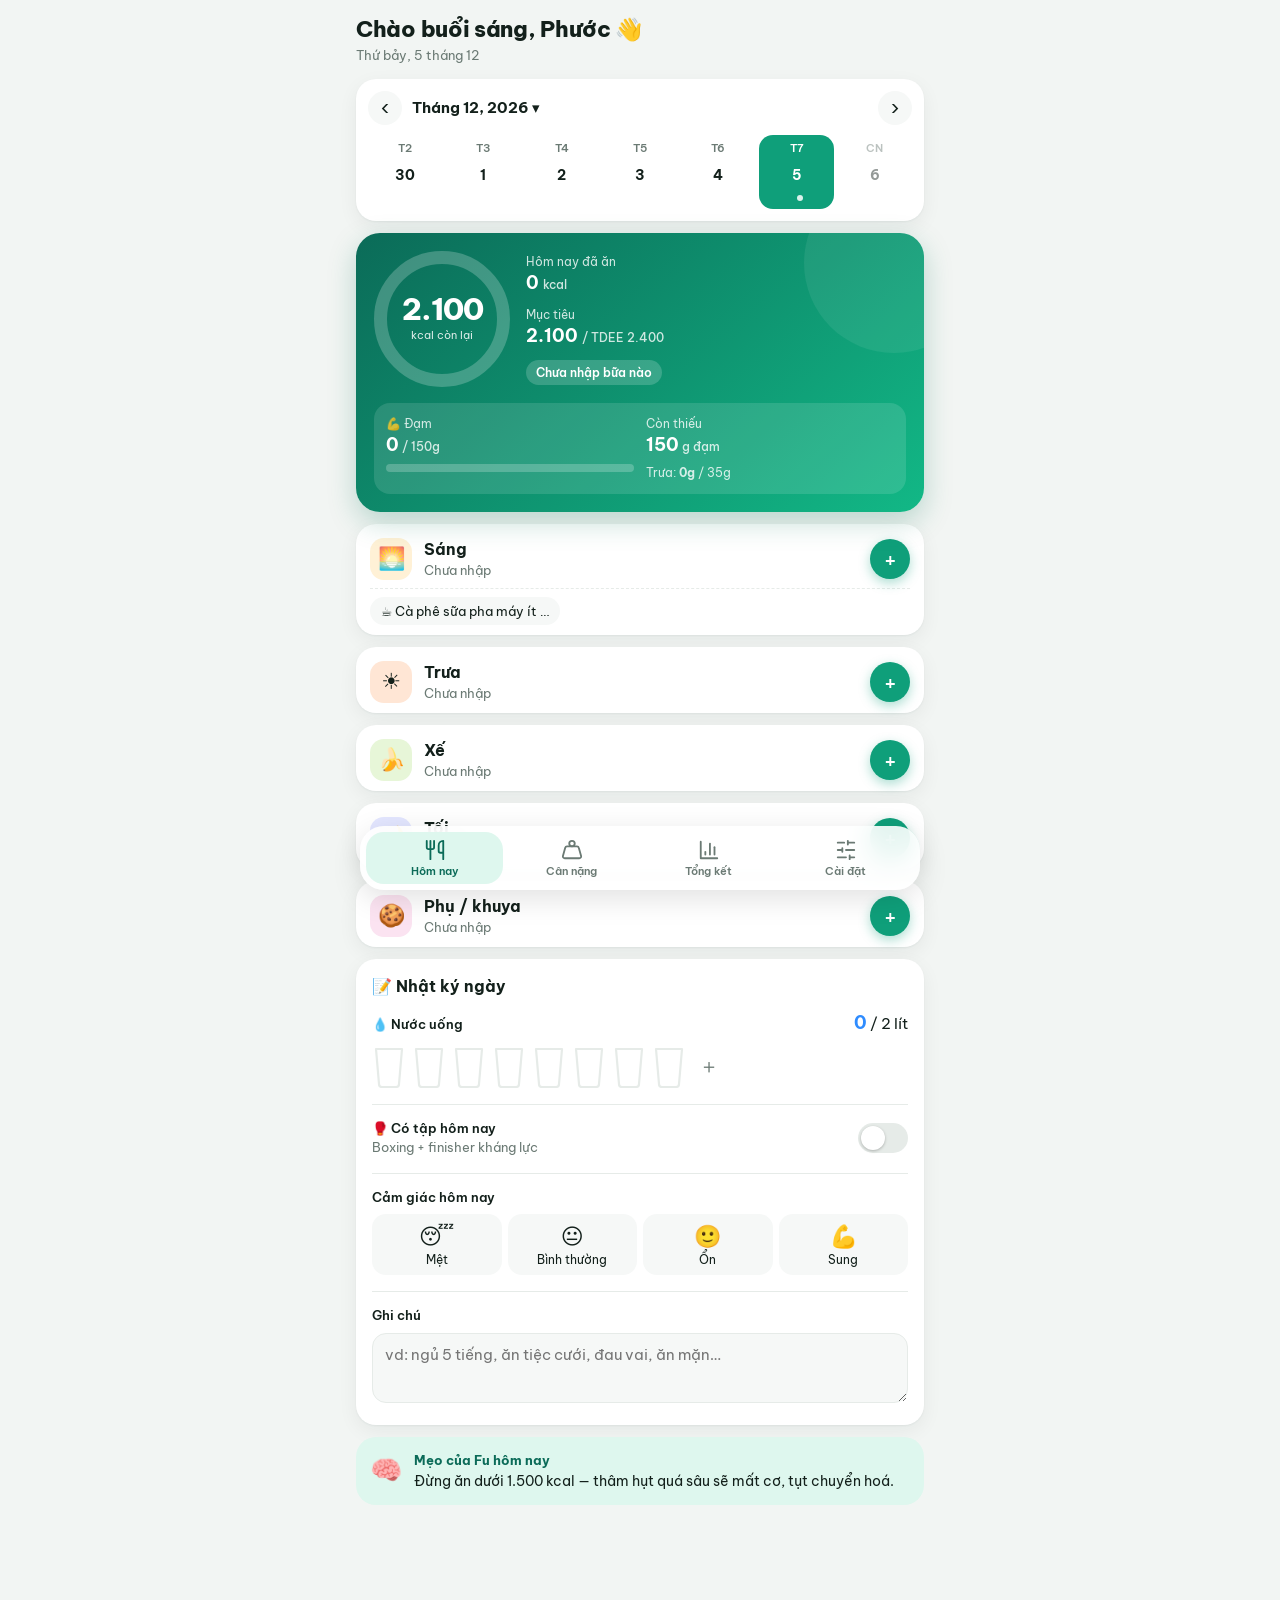
<file: dinh-duong/index.html>
<!doctype html>
<html lang="vi">
<head>
  <meta charset="utf-8">
  <meta name="viewport" content="width=device-width, initial-scale=1, viewport-fit=cover">
  <meta name="theme-color" content="#0f766e">
  <meta name="apple-mobile-web-app-capable" content="yes">
  <meta name="mobile-web-app-capable" content="yes">
  <meta name="apple-mobile-web-app-status-bar-style" content="black-translucent">
  <meta name="apple-mobile-web-app-title" content="Dinh dưỡng">
  <title>Dinh dưỡng của Phước</title>
  <link rel="manifest" href="manifest.json">
  <link rel="icon" href="icon.svg" type="image/svg+xml">
  <link rel="apple-touch-icon" href="icon-180.png">
  <link rel="preconnect" href="https://fonts.googleapis.com">
  <link rel="preconnect" href="https://fonts.gstatic.com" crossorigin>
  <link href="https://fonts.googleapis.com/css2?family=Be+Vietnam+Pro:wght@400;500;600;700;800&display=swap" rel="stylesheet">
  <link rel="stylesheet" href="style.css?v=2">
</head>
<body>
  <header class="appbar">
    <div>
      <div class="appbar-hello" id="hello">Chào Phước 👋</div>
      <div class="appbar-sub" id="helloSub"></div>
    </div>
    <div class="streak" id="streak" hidden></div>
  </header>

  <main>
    <!-- ===== HÔM NAY ===== -->
    <section id="tab-today" class="tab active">
      <div class="card strip-card">
        <div class="strip-head">
          <button class="nav-btn" data-week-move="-1" aria-label="Tuần trước">‹</button>
          <button class="month-label" id="monthLabel" type="button"></button>
          <button class="pill-btn" id="goToday" type="button">Hôm nay</button>
          <button class="nav-btn" data-week-move="1" aria-label="Tuần sau">›</button>
          <input type="date" id="dayPicker" class="visually-hidden" tabindex="-1" aria-hidden="true">
        </div>
        <div class="strip" id="weekStrip"></div>
      </div>

      <div id="hero" class="hero"></div>
      <div id="dayAlerts"></div>
      <div id="proteinHelper"></div>
      <div id="mealList"></div>
      <div id="journal"></div>
      <div id="tipCard"></div>
    </section>

    <!-- ===== CÂN NẶNG ===== -->
    <section id="tab-weight" class="tab">
      <div id="weightHero" class="hero hero-weight"></div>

      <form id="weightForm" class="card form">
        <h2 class="card-title">⚖️ Nhập cân</h2>
        <div class="grid2">
          <label>Ngày<input type="date" id="wDate" required></label>
          <label>Cân nặng (kg)<input type="number" id="wKg" step="0.1" inputmode="decimal" placeholder="vd 76.2" required></label>
          <label>% mỡ <span class="opt">tuỳ chọn</span><input type="number" id="wBf" step="0.1" inputmode="decimal"></label>
          <label>Vòng eo cm <span class="opt">tuỳ chọn</span><input type="number" id="wWaist" step="0.5" inputmode="decimal"></label>
        </div>
        <button class="btn primary" type="submit">Lưu cân nặng</button>
      </form>

      <div class="card">
        <div class="card-head">
          <h2 class="card-title">📈 Xu hướng</h2>
          <div class="seg" id="wRange">
            <button data-range="30">30N</button><button data-range="90" class="on">90N</button><button data-range="0">Tất cả</button>
          </div>
        </div>
        <div id="weightChart" class="chart"></div>
        <div class="legend"><span class="dot dot-raw"></span>Cân từng ngày <span class="dot dot-avg"></span>Trung bình 7 ngày</div>
      </div>

      <div class="note-card">⚖️ Cân cùng điều kiện mỗi sáng, cùng 1 cân. Nước/muối/bệnh/stress làm cân nhích tạm, <b>không phải mỡ</b>. Nhìn đường trung bình 7 ngày.</div>

      <div class="card">
        <h2 class="card-title">🗂️ Lịch sử</h2>
        <div id="weightList"></div>
      </div>
    </section>

    <!-- ===== TỔNG KẾT TUẦN ===== -->
    <section id="tab-week" class="tab">
      <div class="card strip-card">
        <div class="strip-head">
          <button class="nav-btn" data-week-shift="-1" aria-label="Tuần trước">‹</button>
          <div id="weekLabel" class="month-label"></div>
          <button class="nav-btn" data-week-shift="1" aria-label="Tuần sau">›</button>
        </div>
      </div>
      <div id="weekReport"></div>
      <div class="note-card">Giảm mỡ tính bằng <b>trung bình cả tuần</b>, không phải từng ngày. Một bữa ăn nhiều không phá kế hoạch.</div>
    </section>

    <!-- ===== CÀI ĐẶT ===== -->
    <section id="tab-settings" class="tab">
      <form id="settingsForm" class="card form">
        <div id="settingsFields"></div>
        <button class="btn primary" type="submit">Lưu cài đặt</button>
      </form>

      <div class="card">
        <div class="card-head">
          <h2 class="card-title">📚 Thư viện món</h2>
          <button class="btn small primary" id="libAddBtn" type="button">+ Món</button>
        </div>
        <input type="search" id="libSearch" placeholder="🔍 Tìm món…">
        <div id="libList"></div>
      </div>

      <div class="card">
        <h2 class="card-title">💾 Sao lưu dữ liệu</h2>
        <p class="muted">Dữ liệu lưu trong trình duyệt này. Nên xuất file định kỳ để không mất.</p>
        <div class="row-btns">
          <button class="btn" id="exportBtn" type="button">⬇️ Xuất JSON</button>
          <button class="btn" id="exportCsvBtn" type="button">⬇️ Xuất CSV</button>
          <label class="btn">⬆️ Nhập JSON<input type="file" id="importFile" accept="application/json,.json" hidden></label>
        </div>
        <div id="safetyBox"></div>
        <button class="btn danger" id="resetBtn" type="button">Xoá toàn bộ dữ liệu</button>
      </div>
    </section>
  </main>

  <nav class="tabbar">
    <button data-tab="today" class="active">
      <svg viewBox="0 0 24 24"><path d="M3 2v7c0 1.1.9 2 2 2h4a2 2 0 0 0 2-2V2"/><path d="M7 2v20"/><path d="M21 15V2a5 5 0 0 0-5 5v6c0 1.1.9 2 2 2h3Zm0 0v7"/></svg>
      Hôm nay
    </button>
    <button data-tab="weight">
      <svg viewBox="0 0 24 24"><circle cx="12" cy="5" r="3"/><path d="M6.5 8a2 2 0 0 0-1.9 1.46L2.1 18.5A2 2 0 0 0 4 21h16a2 2 0 0 0 1.93-2.54L19.4 9.5A2 2 0 0 0 17.48 8Z"/></svg>
      Cân nặng
    </button>
    <button data-tab="week">
      <svg viewBox="0 0 24 24"><path d="M3 3v18h18"/><path d="M18 17V9"/><path d="M13 17V5"/><path d="M8 17v-3"/></svg>
      Tổng kết
    </button>
    <button data-tab="settings">
      <svg viewBox="0 0 24 24"><path d="M21 4h-7M10 4H3M21 12h-9M8 12H3M21 20h-5M12 20H3M14 2v4M8 10v4M16 18v4"/></svg>
      Cài đặt
    </button>
  </nav>

  <!-- Thêm món vào bữa -->
  <dialog id="addDialog" class="sheet">
    <form method="dialog" class="dlg">
      <div class="grabber"></div>
      <div class="dlg-head">
        <h2 id="addTitle">Thêm món</h2>
        <button type="button" class="close-btn" data-close aria-label="Đóng">✕</button>
      </div>
      <input type="search" id="foodSearch" placeholder="🔍 Gõ tên món… (vd: xuc xich, pho)" autocomplete="off">
      <div class="cat-chips" id="catChips"></div>
      <div id="foodSuggest" class="suggest"></div>

      <div id="pickedBox" class="picked" hidden>
        <div class="picked-top"><span class="food-ico lg" id="pickedIcon"></span><div id="pickedName" class="picked-name"></div></div>
        <div class="qty">
          <button type="button" class="step" id="qtyMinus">−</button>
          <input type="number" id="qtyInput" step="0.5" min="0.5" value="1" inputmode="decimal">
          <button type="button" class="step" id="qtyPlus">+</button>
          <span class="muted">phần</span>
        </div>
        <div id="pickedTotal" class="picked-total"></div>
        <button type="button" class="btn primary" id="confirmAdd">Thêm vào bữa</button>
      </div>

      <details id="newFoodBox">
        <summary>➕ Món mới chưa có trong thư viện</summary>
        <div class="grid2">
          <label class="span2">Tên món<input type="text" id="nfName"></label>
          <label>Calo (kcal)<input type="number" id="nfKcal" inputmode="numeric"></label>
          <label>Đạm (g)<input type="number" id="nfProtein" step="0.5" inputmode="decimal"></label>
        </div>
        <button type="button" class="btn primary" id="nfAdd">Lưu vào thư viện & thêm</button>
      </details>
    </form>
  </dialog>

  <!-- Sửa món đã nhập -->
  <dialog id="editDialog" class="sheet">
    <form method="dialog" class="dlg">
      <div class="grabber"></div>
      <div class="dlg-head">
        <h2>Sửa món</h2>
        <button type="button" class="close-btn" data-close aria-label="Đóng">✕</button>
      </div>
      <div class="picked-top"><span class="food-ico lg" id="edIcon"></span><div id="edName" class="picked-name"></div></div>
      <div class="qty">
        <button type="button" class="step" id="edMinus">−</button>
        <input type="number" id="edQty" step="0.5" min="0.5" inputmode="decimal">
        <button type="button" class="step" id="edPlus">+</button>
        <span class="muted">phần</span>
      </div>
      <div id="edTotal" class="picked-total"></div>
      <label>Chuyển sang bữa<select id="edMeal"></select></label>
      <div class="row-2">
        <button type="button" class="btn danger" id="edDelete">🗑️ Xoá</button>
        <button type="button" class="btn primary" id="edSave">Lưu</button>
      </div>
    </form>
  </dialog>

  <!-- Sửa món trong thư viện -->
  <dialog id="libDialog" class="sheet">
    <form method="dialog" class="dlg" id="libForm">
      <div class="grabber"></div>
      <div class="dlg-head">
        <h2 id="libDlgTitle">Sửa món</h2>
        <button type="button" class="close-btn" data-close aria-label="Đóng">✕</button>
      </div>
      <div class="grid2">
        <label class="span2">Tên món<input type="text" id="lfName" required></label>
        <label>Calo (kcal)<input type="number" id="lfKcal" required inputmode="numeric"></label>
        <label>Đạm (g)<input type="number" id="lfProtein" step="0.5" required inputmode="decimal"></label>
        <label class="span2">Nhóm<select id="lfCat"></select></label>
      </div>
      <div>
        <div class="field-label">Icon <span class="opt">để trống = tự chọn theo tên</span></div>
        <div class="emoji-grid" id="lfEmojiGrid"></div>
      </div>
      <button class="btn primary" value="save">Lưu</button>
    </form>
  </dialog>

  <div id="toast" class="toast"></div>

  <script src="data.js?v=2"></script>
  <script src="app.js?v=2"></script>
</body>
</html>
</file>
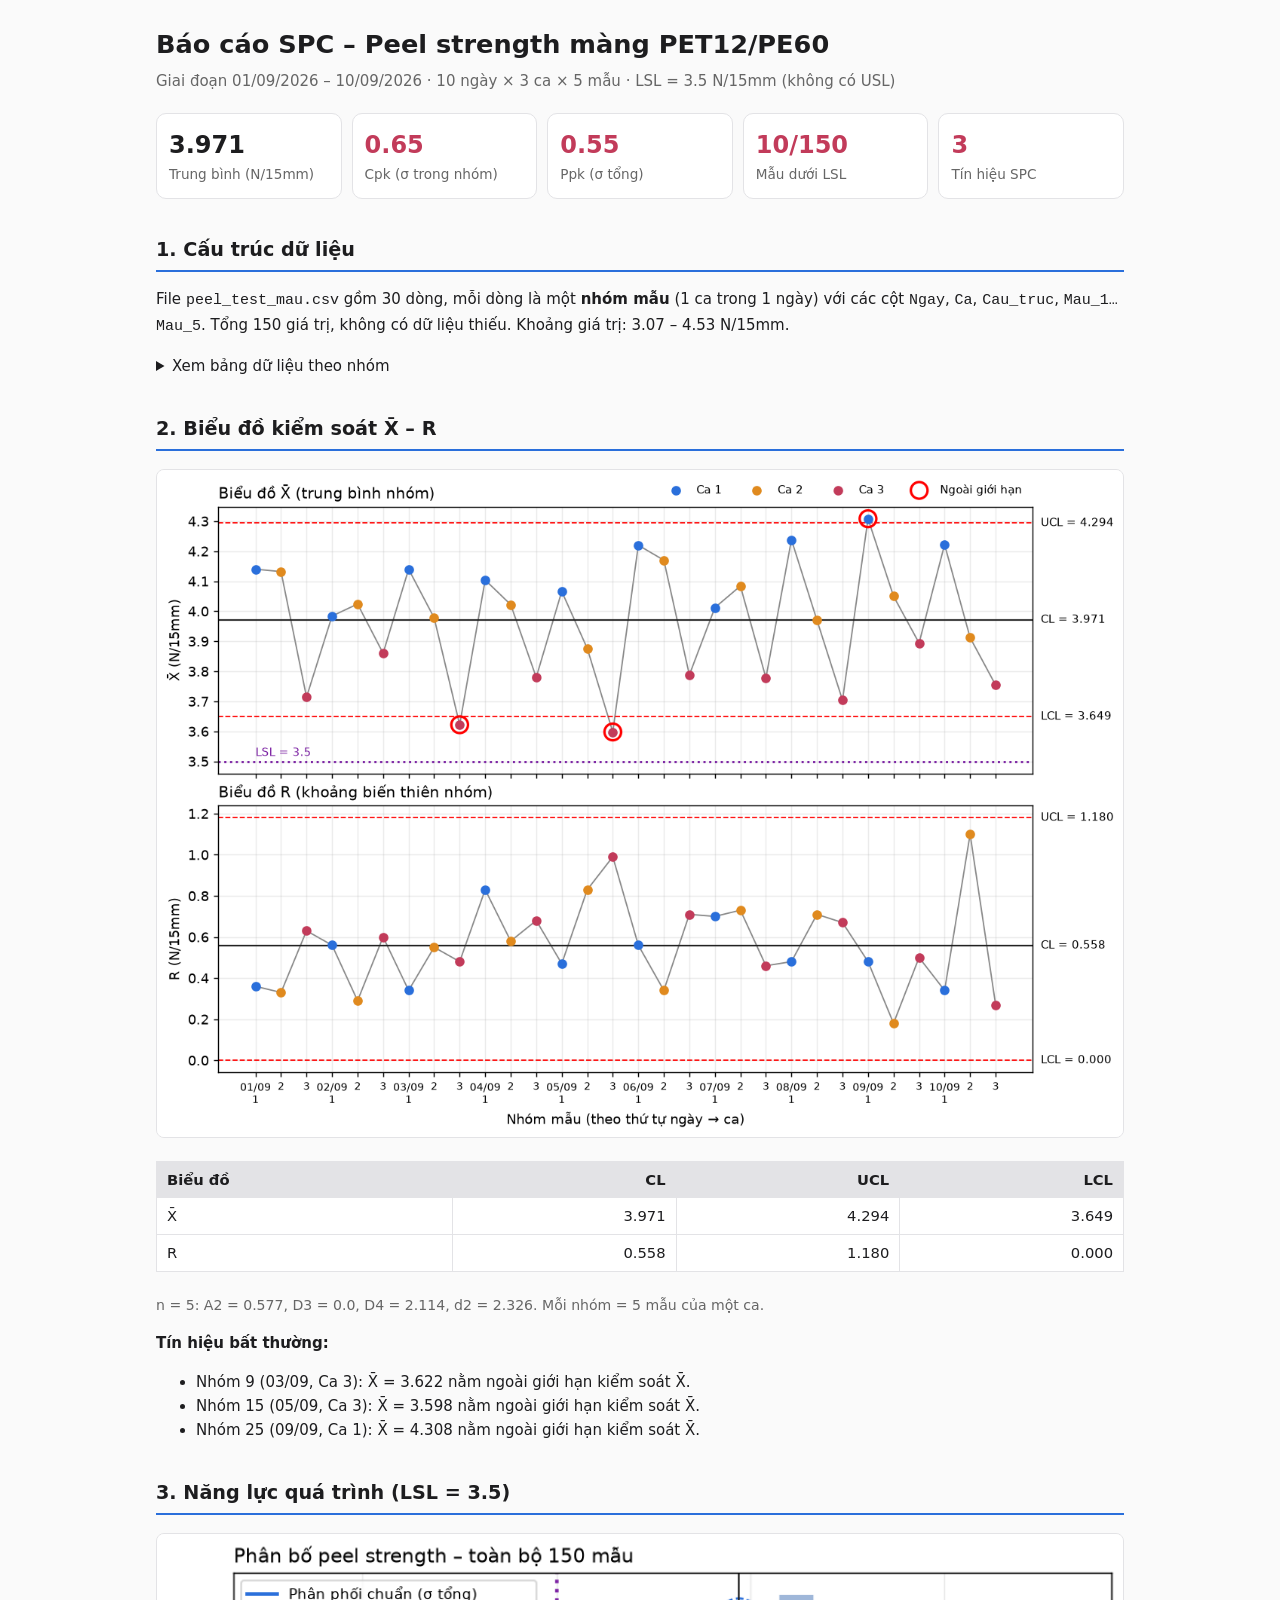
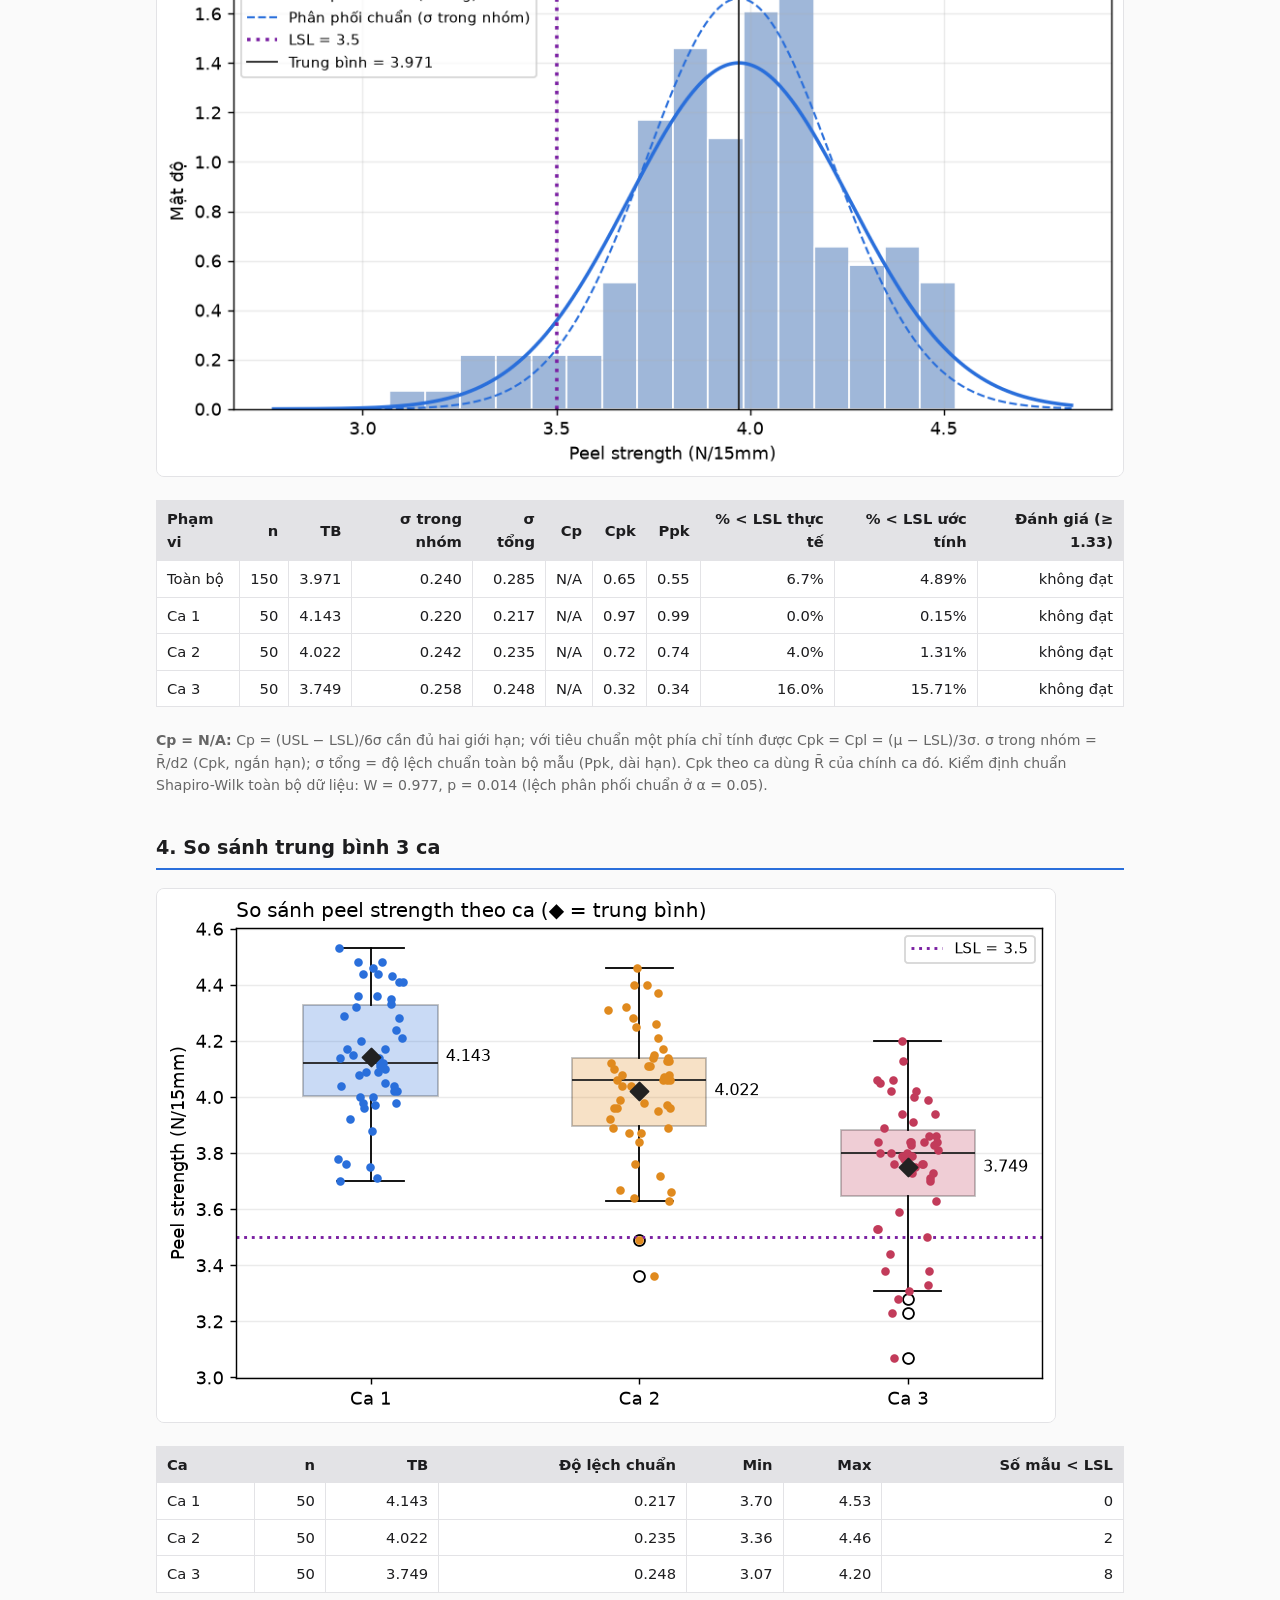
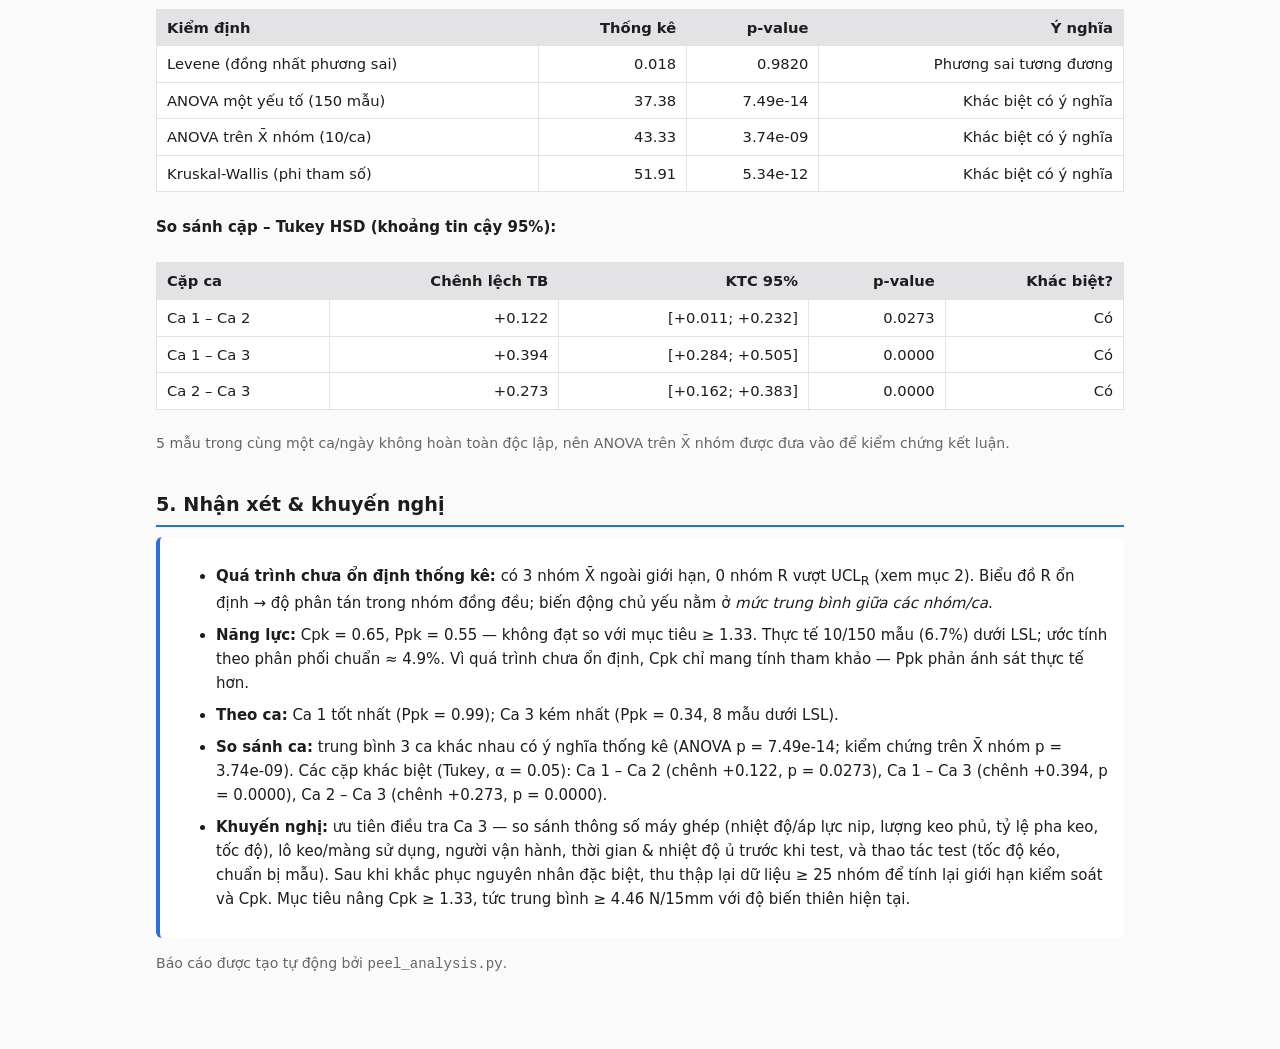
<file: bao_cao_peel_strength.html>
<!doctype html>
<html lang="vi"><head><meta charset="utf-8">
<meta name="viewport" content="width=device-width,initial-scale=1">
<title>Báo cáo Peel Strength</title><style>
:root{--bg:#fafafa;--fg:#1d1d1f;--muted:#666;--card:#fff;--line:#e3e3e6;--accent:#2a6fdb;--warn:#c23b5a}
@media (prefers-color-scheme:dark){:root{--bg:#141416;--fg:#ececec;--muted:#9a9a9f;--card:#1e1e21;--line:#333;--accent:#6ea0ff;--warn:#ff7a95}}
*{box-sizing:border-box}
body{margin:0;background:var(--bg);color:var(--fg);font:15px/1.6 system-ui,-apple-system,"Segoe UI",Roboto,sans-serif}
main{max-width:1000px;margin:0 auto;padding:24px 16px 64px}
h1{font-size:1.6rem;margin:0 0 4px}h2{font-size:1.2rem;margin:36px 0 10px;border-bottom:2px solid var(--accent);padding-bottom:4px}
.sub{color:var(--muted);margin:0 0 20px}
.kpis{display:grid;grid-template-columns:repeat(auto-fit,minmax(150px,1fr));gap:10px}
.kpi{background:var(--card);border:1px solid var(--line);border-radius:10px;padding:12px}
.kpi .v{font-size:1.5rem;font-weight:700}.kpi .l{color:var(--muted);font-size:.85rem}
.kpi.bad .v{color:var(--warn)}
.tw{overflow-x:auto}
table{border-collapse:collapse;width:100%;background:var(--card);margin:8px 0;font-size:.92rem}
th,td{border:1px solid var(--line);padding:6px 10px;text-align:right}th{background:var(--line)}
td:first-child,th:first-child{text-align:left}
img{max-width:100%;height:auto;background:#fff;border-radius:8px;border:1px solid var(--line);margin:8px 0}
.note{color:var(--muted);font-size:.88rem}
ul.cm li{margin-bottom:8px}
.box{background:var(--card);border-left:4px solid var(--accent);padding:12px 16px;border-radius:6px}
</style></head>
<body><main>
<h1>Báo cáo SPC – Peel strength màng PET12/PE60</h1>
<p class="sub">Giai đoạn 01/09/2026 – 10/09/2026 · 10 ngày × 3 ca × 5 mẫu
 · LSL = 3.5 N/15mm (không có USL)</p>

<div class="kpis">
 <div class="kpi"><div class="v">3.971</div><div class="l">Trung bình (N/15mm)</div></div>
 <div class="kpi bad"><div class="v">0.65</div><div class="l">Cpk (σ trong nhóm)</div></div>
 <div class="kpi bad"><div class="v">0.55</div><div class="l">Ppk (σ tổng)</div></div>
 <div class="kpi bad"><div class="v">10/150</div><div class="l">Mẫu dưới LSL</div></div>
 <div class="kpi bad"><div class="v">3</div><div class="l">Tín hiệu SPC</div></div>
</div>

<h2>1. Cấu trúc dữ liệu</h2>
<p>File <code>peel_test_mau.csv</code> gồm 30 dòng, mỗi dòng là một <b>nhóm mẫu</b> (1 ca trong 1 ngày)
với các cột <code>Ngay</code>, <code>Ca</code>, <code>Cau_truc</code>, <code>Mau_1…Mau_5</code>.
Tổng 150 giá trị, không có dữ liệu thiếu. Khoảng giá trị: 3.07 – 4.53 N/15mm.</p>
<details><summary>Xem bảng dữ liệu theo nhóm</summary>
<div class="tw"><table><thead><tr><th>Nhóm</th><th>Ngày</th><th>Ca</th><th>5 mẫu</th><th>X̄</th><th>R</th></tr></thead><tbody><tr><td>1</td><td>01/09/2026</td><td>Ca 1</td><td>4.14 · 4.33 · 4.14 · 4.12 · 3.97</td><td>4.140</td><td>0.36</td></tr><tr><td>2</td><td>01/09/2026</td><td>Ca 2</td><td>3.95 · 4.28 · 4.11 · 4.26 · 4.06</td><td>4.132</td><td>0.33</td></tr><tr><td>3</td><td>01/09/2026</td><td>Ca 3</td><td>3.80 · 3.75 · 3.28 · 3.91 · 3.83</td><td>3.714</td><td>0.63</td></tr><tr><td>4</td><td>02/09/2026</td><td>Ca 1</td><td>4.32 · 3.78 · 3.76 · 3.98 · 4.08</td><td>3.984</td><td>0.56</td></tr><tr><td>5</td><td>02/09/2026</td><td>Ca 2</td><td>4.08 · 3.99 · 4.13 · 3.84 · 4.08</td><td>4.024</td><td>0.29</td></tr><tr><td>6</td><td>02/09/2026</td><td>Ca 3</td><td>3.80 · 3.53 · 4.13 · 3.84 · 4.00</td><td>3.860</td><td>0.60</td></tr><tr><td>7</td><td>03/09/2026</td><td>Ca 1</td><td>4.04 · 4.02 · 4.11 · 4.17 · 4.36</td><td>4.140</td><td>0.34</td></tr><tr><td>8</td><td>03/09/2026</td><td>Ca 2</td><td>4.06 · 3.89 · 3.76 · 3.87 · 4.31</td><td>3.978</td><td>0.55</td></tr><tr><td>9</td><td>03/09/2026</td><td>Ca 3</td><td>3.50 · 3.76 · 3.81 · 3.33 · 3.71</td><td>3.622</td><td>0.48</td></tr><tr><td>10</td><td>04/09/2026</td><td>Ca 1</td><td>4.53 · 3.70 · 4.12 · 4.17 · 4.00</td><td>4.104</td><td>0.83</td></tr><tr><td>11</td><td>04/09/2026</td><td>Ca 2</td><td>4.12 · 3.98 · 3.63 · 4.21 · 4.17</td><td>4.022</td><td>0.58</td></tr><tr><td>12</td><td>04/09/2026</td><td>Ca 3</td><td>3.94 · 4.06 · 3.79 · 3.73 · 3.38</td><td>3.780</td><td>0.68</td></tr><tr><td>13</td><td>05/09/2026</td><td>Ca 1</td><td>4.35 · 4.05 · 4.09 · 3.88 · 3.96</td><td>4.066</td><td>0.47</td></tr><tr><td>14</td><td>05/09/2026</td><td>Ca 2</td><td>3.87 · 4.32 · 3.49 · 3.64 · 4.06</td><td>3.876</td><td>0.83</td></tr><tr><td>15</td><td>05/09/2026</td><td>Ca 3</td><td>4.06 · 3.84 · 3.23 · 3.07 · 3.79</td><td>3.598</td><td>0.99</td></tr><tr><td>16</td><td>06/09/2026</td><td>Ca 1</td><td>4.02 · 3.92 · 4.44 · 4.48 · 4.24</td><td>4.220</td><td>0.56</td></tr><tr><td>17</td><td>06/09/2026</td><td>Ca 2</td><td>4.06 · 4.11 · 4.40 · 4.15 · 4.13</td><td>4.170</td><td>0.34</td></tr><tr><td>18</td><td>06/09/2026</td><td>Ca 3</td><td>3.84 · 3.31 · 4.02 · 3.94 · 3.83</td><td>3.788</td><td>0.71</td></tr><tr><td>19</td><td>07/09/2026</td><td>Ca 1</td><td>3.71 · 4.04 · 4.41 · 3.75 · 4.15</td><td>4.012</td><td>0.70</td></tr><tr><td>20</td><td>07/09/2026</td><td>Ca 2</td><td>4.25 · 3.67 · 4.40 · 4.14 · 3.96</td><td>4.084</td><td>0.73</td></tr><tr><td>21</td><td>07/09/2026</td><td>Ca 3</td><td>3.78 · 3.86 · 3.73 · 3.99 · 3.53</td><td>3.778</td><td>0.46</td></tr><tr><td>22</td><td>08/09/2026</td><td>Ca 1</td><td>4.10 · 4.46 · 4.21 · 3.98 · 4.44</td><td>4.238</td><td>0.48</td></tr><tr><td>23</td><td>08/09/2026</td><td>Ca 2</td><td>4.37 · 3.89 · 3.66 · 3.97 · 3.96</td><td>3.970</td><td>0.71</td></tr><tr><td>24</td><td>08/09/2026</td><td>Ca 3</td><td>3.63 · 4.05 · 3.44 · 4.02 · 3.38</td><td>3.704</td><td>0.67</td></tr><tr><td>25</td><td>09/09/2026</td><td>Ca 1</td><td>4.00 · 4.36 · 4.48 · 4.41 · 4.29</td><td>4.308</td><td>0.48</td></tr><tr><td>26</td><td>09/09/2026</td><td>Ca 2</td><td>4.04 · 4.04 · 4.14 · 3.96 · 4.07</td><td>4.050</td><td>0.18</td></tr><tr><td>27</td><td>09/09/2026</td><td>Ca 3</td><td>3.84 · 3.70 · 3.89 · 3.84 · 4.20</td><td>3.894</td><td>0.50</td></tr><tr><td>28</td><td>10/09/2026</td><td>Ca 1</td><td>4.28 · 4.09 · 4.11 · 4.20 · 4.43</td><td>4.222</td><td>0.34</td></tr><tr><td>29</td><td>10/09/2026</td><td>Ca 2</td><td>3.92 · 4.10 · 4.46 · 3.36 · 3.72</td><td>3.912</td><td>1.10</td></tr><tr><td>30</td><td>10/09/2026</td><td>Ca 3</td><td>3.76 · 3.80 · 3.76 · 3.59 · 3.86</td><td>3.754</td><td>0.27</td></tr></tbody></table></div></details>

<h2>2. Biểu đồ kiểm soát X̄ – R</h2>
<img src="[data-uri]" alt="Biểu đồ X-bar R">
<div class="tw"><table><thead><tr><th>Biểu đồ</th><th>CL</th><th>UCL</th><th>LCL</th></tr></thead><tbody><tr><td>X̄</td><td>3.971</td><td>4.294</td><td>3.649</td></tr><tr><td>R</td><td>0.558</td><td>1.180</td><td>0.000</td></tr></tbody></table></div>
<p class="note">n = 5: A2 = 0.577, D3 = 0.0, D4 = 2.114, d2 = 2.326. Mỗi nhóm = 5 mẫu của một ca.</p>
<p><b>Tín hiệu bất thường:</b></p><ul><li>Nhóm 9 (03/09, Ca 3): X̄ = 3.622 nằm ngoài giới hạn kiểm soát X̄.</li><li>Nhóm 15 (05/09, Ca 3): X̄ = 3.598 nằm ngoài giới hạn kiểm soát X̄.</li><li>Nhóm 25 (09/09, Ca 1): X̄ = 4.308 nằm ngoài giới hạn kiểm soát X̄.</li></ul>

<h2>3. Năng lực quá trình (LSL = 3.5)</h2>
<img src="[data-uri]" alt="Histogram">
<div class="tw"><table><thead><tr><th>Phạm vi</th><th>n</th><th>TB</th><th>σ trong nhóm</th><th>σ tổng</th><th>Cp</th><th>Cpk</th><th>Ppk</th><th>% < LSL thực tế</th><th>% < LSL ước tính</th><th>Đánh giá (≥ 1.33)</th></tr></thead><tbody><tr><td>Toàn bộ</td><td>150</td><td>3.971</td><td>0.240</td><td>0.285</td><td>N/A</td><td>0.65</td><td>0.55</td><td>6.7%</td><td>4.89%</td><td>không đạt</td></tr><tr><td>Ca 1</td><td>50</td><td>4.143</td><td>0.220</td><td>0.217</td><td>N/A</td><td>0.97</td><td>0.99</td><td>0.0%</td><td>0.15%</td><td>không đạt</td></tr><tr><td>Ca 2</td><td>50</td><td>4.022</td><td>0.242</td><td>0.235</td><td>N/A</td><td>0.72</td><td>0.74</td><td>4.0%</td><td>1.31%</td><td>không đạt</td></tr><tr><td>Ca 3</td><td>50</td><td>3.749</td><td>0.258</td><td>0.248</td><td>N/A</td><td>0.32</td><td>0.34</td><td>16.0%</td><td>15.71%</td><td>không đạt</td></tr></tbody></table></div>
<p class="note"><b>Cp = N/A:</b> Cp = (USL − LSL)/6σ cần đủ hai giới hạn; với tiêu chuẩn một phía
chỉ tính được Cpk = Cpl = (μ − LSL)/3σ. σ trong nhóm = R̄/d2 (Cpk, ngắn hạn); σ tổng = độ lệch chuẩn
toàn bộ mẫu (Ppk, dài hạn). Cpk theo ca dùng R̄ của chính ca đó.
Kiểm định chuẩn Shapiro-Wilk toàn bộ dữ liệu: W = 0.977, p = 0.014
(lệch phân phối chuẩn ở α = 0.05).</p>

<h2>4. So sánh trung bình 3 ca</h2>
<img src="[data-uri]" alt="Boxplot theo ca">
<div class="tw"><table><thead><tr><th>Ca</th><th>n</th><th>TB</th><th>Độ lệch chuẩn</th><th>Min</th><th>Max</th><th>Số mẫu < LSL</th></tr></thead><tbody><tr><td>Ca 1</td><td>50</td><td>4.143</td><td>0.217</td><td>3.70</td><td>4.53</td><td>0</td></tr><tr><td>Ca 2</td><td>50</td><td>4.022</td><td>0.235</td><td>3.36</td><td>4.46</td><td>2</td></tr><tr><td>Ca 3</td><td>50</td><td>3.749</td><td>0.248</td><td>3.07</td><td>4.20</td><td>8</td></tr></tbody></table></div>
<div class="tw"><table><thead><tr><th>Kiểm định</th><th>Thống kê</th><th>p-value</th><th>Ý nghĩa</th></tr></thead><tbody><tr><td>Levene (đồng nhất phương sai)</td><td>0.018</td><td>0.9820</td><td>Phương sai tương đương</td></tr><tr><td>ANOVA một yếu tố (150 mẫu)</td><td>37.38</td><td>7.49e-14</td><td>Khác biệt có ý nghĩa</td></tr><tr><td>ANOVA trên X̄ nhóm (10/ca)</td><td>43.33</td><td>3.74e-09</td><td>Khác biệt có ý nghĩa</td></tr><tr><td>Kruskal-Wallis (phi tham số)</td><td>51.91</td><td>5.34e-12</td><td>Khác biệt có ý nghĩa</td></tr></tbody></table></div>
<p><b>So sánh cặp – Tukey HSD (khoảng tin cậy 95%):</b></p>
<div class="tw"><table><thead><tr><th>Cặp ca</th><th>Chênh lệch TB</th><th>KTC 95%</th><th>p-value</th><th>Khác biệt?</th></tr></thead><tbody><tr><td>Ca 1 – Ca 2</td><td>+0.122</td><td>[+0.011; +0.232]</td><td>0.0273</td><td>Có</td></tr><tr><td>Ca 1 – Ca 3</td><td>+0.394</td><td>[+0.284; +0.505]</td><td>0.0000</td><td>Có</td></tr><tr><td>Ca 2 – Ca 3</td><td>+0.273</td><td>[+0.162; +0.383]</td><td>0.0000</td><td>Có</td></tr></tbody></table></div>
<p class="note">5 mẫu trong cùng một ca/ngày không hoàn toàn độc lập, nên ANOVA trên X̄ nhóm được đưa
vào để kiểm chứng kết luận.</p>

<h2>5. Nhận xét &amp; khuyến nghị</h2>
<div class="box"><ul class="cm"><li><b>Quá trình chưa ổn định thống kê:</b> có 3 nhóm X̄ ngoài giới hạn, 0 nhóm R vượt UCL<sub>R</sub> (xem mục 2). Biểu đồ R ổn định → độ phân tán trong nhóm đồng đều; biến động chủ yếu nằm ở <i>mức trung bình giữa các nhóm/ca</i>.</li><li><b>Năng lực:</b> Cpk = 0.65, Ppk = 0.55 — không đạt so với mục tiêu ≥ 1.33. Thực tế 10/150 mẫu (6.7%) dưới LSL; ước tính theo phân phối chuẩn ≈ 4.9%. Vì quá trình chưa ổn định, Cpk chỉ mang tính tham khảo — Ppk phản ánh sát thực tế hơn.</li><li><b>Theo ca:</b> Ca 1 tốt nhất (Ppk = 0.99); Ca 3 kém nhất (Ppk = 0.34, 8 mẫu dưới LSL).</li><li><b>So sánh ca:</b> trung bình 3 ca khác nhau có ý nghĩa thống kê (ANOVA p = 7.49e-14; kiểm chứng trên X̄ nhóm p = 3.74e-09). Các cặp khác biệt (Tukey, α = 0.05): Ca 1 – Ca 2 (chênh +0.122, p = 0.0273), Ca 1 – Ca 3 (chênh +0.394, p = 0.0000), Ca 2 – Ca 3 (chênh +0.273, p = 0.0000).</li><li><b>Khuyến nghị:</b> ưu tiên điều tra Ca 3 — so sánh thông số máy ghép (nhiệt độ/áp lực nip, lượng keo phủ, tỷ lệ pha keo, tốc độ), lô keo/màng sử dụng, người vận hành, thời gian & nhiệt độ ủ trước khi test, và thao tác test (tốc độ kéo, chuẩn bị mẫu). Sau khi khắc phục nguyên nhân đặc biệt, thu thập lại dữ liệu ≥ 25 nhóm để tính lại giới hạn kiểm soát và Cpk. Mục tiêu nâng Cpk ≥ 1.33, tức trung bình ≥ 4.46 N/15mm với độ biến thiên hiện tại.</li></ul></div>
<p class="note">Báo cáo được tạo tự động bởi <code>peel_analysis.py</code>.</p>
</main></body></html>
</file>
<file: dinh-duong/style.css>
:root {
  --bg: #f2f5f3;
  --card: #ffffff;
  --card-2: #f6f8f7;
  --text: #13201b;
  --muted: #6b7a74;
  --line: #e6ebe8;
  --brand: #0f9f7a;
  --brand-deep: #0b6b58;
  --brand-soft: #def7ee;
  --protein: #7c5cff;
  --protein-soft: #eeeaff;
  --water: #2f8cff;
  --water-soft: #e3f0ff;
  --ok: #16a34a;
  --ok-soft: #dcfce7;
  --warn: #c2710c;
  --warn-soft: #fff4dc;
  --bad: #d23c3c;
  --bad-soft: #ffe5e5;
  --shadow: 0 1px 2px rgba(16, 40, 30, .05), 0 6px 20px rgba(16, 40, 30, .06);
  --radius: 20px;
  --hero-1: #0b6b58;
  --hero-2: #12b886;
}
@media (prefers-color-scheme: dark) {
  :root {
    --bg: #0c1210; --card: #151d1a; --card-2: #1b2521; --text: #e9f1ed; --muted: #93a39c; --line: #26322d;
    --brand: #2fd3a3; --brand-deep: #2fd3a3; --brand-soft: #123a2e;
    --protein: #a28bff; --protein-soft: #261f47; --water: #5aa8ff; --water-soft: #13283f;
    --ok: #4ade80; --ok-soft: #12321f; --warn: #f5b94a; --warn-soft: #3a2a0b; --bad: #ff7b7b; --bad-soft: #3d1414;
    --shadow: 0 1px 2px rgba(0, 0, 0, .3);
    --hero-1: #0a4d40; --hero-2: #0f8a68;
  }
}

* { box-sizing: border-box; -webkit-tap-highlight-color: transparent; }
html, body { margin: 0; }
body {
  font-family: "Be Vietnam Pro", system-ui, -apple-system, "Segoe UI", Roboto, sans-serif;
  background: var(--bg); color: var(--text);
  font-size: 15px; line-height: 1.45;
  padding-bottom: calc(96px + env(safe-area-inset-bottom));
}
button { font-family: inherit; }
main { max-width: 600px; margin: 0 auto; padding: 4px 16px 16px; }
.tab { display: none; }
.tab.active { display: block; animation: fade .25s ease; }
@keyframes fade { from { opacity: 0; transform: translateY(4px); } to { opacity: 1; transform: none; } }
.visually-hidden { position: absolute; width: 1px; height: 1px; opacity: 0; pointer-events: none; }
.muted { color: var(--muted); font-size: 13px; }
.opt { font-weight: 400; color: var(--muted); font-size: 11px; }

/* ---------- App bar ---------- */
.appbar {
  max-width: 600px; margin: 0 auto;
  display: flex; justify-content: space-between; align-items: center; gap: 12px;
  padding: calc(14px + env(safe-area-inset-top)) 16px 10px;
}
.appbar-hello { font-size: 22px; font-weight: 800; letter-spacing: -.3px; }
.appbar-sub { color: var(--muted); font-size: 13px; }
.streak { background: var(--warn-soft); color: var(--warn); font-weight: 700; border-radius: 99px; padding: 6px 12px; font-size: 13px; white-space: nowrap; }

/* ---------- Cards ---------- */
.card { background: var(--card); border-radius: var(--radius); padding: 16px; margin-bottom: 12px; box-shadow: var(--shadow); }
.card-title { font-size: 16px; font-weight: 700; margin: 0 0 12px; }
.card-head { display: flex; justify-content: space-between; align-items: center; gap: 8px; margin-bottom: 10px; }
.card-head .card-title { margin: 0; }
.note-card { font-size: 13px; color: var(--muted); background: var(--card-2); border-radius: 14px; padding: 12px 14px; margin-bottom: 12px; border: 1px dashed var(--line); }

/* ---------- Week strip ---------- */
.strip-card { padding: 12px; }
.strip-head { display: flex; align-items: center; gap: 6px; margin-bottom: 10px; position: relative; }
.strip-card .strip-head:last-child { margin-bottom: 0; }
.month-label { flex: 1; background: none; border: 0; font-weight: 700; font-size: 15px; color: var(--text); text-align: left; padding: 6px 4px; cursor: pointer; }
div.month-label { text-align: center; cursor: default; }
.nav-btn { width: 34px; height: 34px; border-radius: 50%; border: 0; background: var(--card-2); color: var(--text); font-size: 20px; line-height: 1; cursor: pointer; flex: none; }
.pill-btn { border: 0; background: var(--brand-soft); color: var(--brand-deep); font-weight: 600; border-radius: 99px; padding: 7px 12px; font-size: 12px; cursor: pointer; }
.strip { display: grid; grid-template-columns: repeat(7, 1fr); gap: 4px; }
.sday { border: 0; background: none; border-radius: 14px; padding: 6px 0 8px; display: flex; flex-direction: column; align-items: center; gap: 4px; cursor: pointer; color: var(--text); }
.sday .wd { font-size: 11px; color: var(--muted); font-weight: 600; }
.sday .dn { width: 32px; height: 32px; border-radius: 50%; display: grid; place-items: center; font-weight: 700; font-size: 14px; position: relative; }
.sday .dot { width: 6px; height: 6px; border-radius: 50%; background: transparent; }
.sday.today .dn { box-shadow: inset 0 0 0 2px var(--brand); }
.sday.sel { background: var(--brand); }
.sday.sel .wd, .sday.sel .dn { color: #fff; }
.sday.sel .dn { box-shadow: none; }
.sday.st-light .dot { background: #8be0b8; }
.sday.st-ok .dot { background: var(--ok); }
.sday.st-warn .dot { background: #f5a524; }
.sday.sel .dot { background: rgba(255,255,255,.85); }
.sday.future { opacity: .45; }

/* ---------- Hero ---------- */
.hero {
  background: linear-gradient(140deg, var(--hero-1), var(--hero-2));
  color: #fff; border-radius: 24px; padding: 18px; margin-bottom: 12px;
  box-shadow: 0 10px 28px rgba(15, 120, 90, .25); position: relative; overflow: hidden;
}
.hero::after { content: ""; position: absolute; right: -60px; top: -60px; width: 180px; height: 180px; border-radius: 50%; background: rgba(255,255,255,.07); }
.hero.st-warn { background: linear-gradient(140deg, #9a5b06, #e59a1d); box-shadow: 0 10px 28px rgba(200, 120, 20, .25); }
.hero-top { display: flex; align-items: center; gap: 16px; }
.ring-wrap { position: relative; flex: none; }
.ring-wrap svg { display: block; }
.ring-center { position: absolute; inset: 0; display: flex; flex-direction: column; align-items: center; justify-content: center; text-align: center; }
.ring-num { font-size: 30px; font-weight: 800; letter-spacing: -1px; line-height: 1; }
.ring-sub { font-size: 11px; opacity: .85; margin-top: 4px; }
.hero-stats { flex: 1; display: flex; flex-direction: column; gap: 10px; min-width: 0; z-index: 1; }
.hs-label { font-size: 12px; opacity: .8; }
.hs-val { font-size: 18px; font-weight: 700; }
.hs-val small { font-size: 12px; font-weight: 500; opacity: .8; }
.hero-badge { display: inline-block; background: rgba(255,255,255,.18); border-radius: 99px; padding: 4px 10px; font-size: 12px; font-weight: 600; }
.hero-macros { display: grid; grid-template-columns: 1fr 1fr; gap: 12px; margin-top: 16px; background: rgba(255,255,255,.12); border-radius: 16px; padding: 12px; z-index: 1; position: relative; }
.hbar { height: 8px; border-radius: 99px; background: rgba(255,255,255,.22); overflow: hidden; margin-top: 6px; }
.hbar > i { display: block; height: 100%; border-radius: 99px; background: #fff; transition: width .4s ease; }
.hbar.p > i { background: #cbbdff; }

/* ---------- Alerts / helpers ---------- */
.alert { display: flex; gap: 10px; align-items: flex-start; padding: 12px 14px; border-radius: 16px; margin-bottom: 10px; font-size: 13.5px; }
.alert .a-ico { font-size: 18px; line-height: 1.2; }
.alert.warn { background: var(--warn-soft); color: var(--warn); }
.alert.bad { background: var(--bad-soft); color: var(--bad); }
.alert.info { background: var(--protein-soft); color: var(--protein); }
.helper { background: var(--protein-soft); border-radius: var(--radius); padding: 14px; margin-bottom: 12px; }
.helper-title { font-weight: 700; color: var(--protein); margin-bottom: 8px; font-size: 14px; }
.helper .chips { display: flex; gap: 8px; overflow-x: auto; padding-bottom: 2px; scrollbar-width: none; }
.helper .chips::-webkit-scrollbar { display: none; }
.hchip { flex: none; border: 0; background: var(--card); color: var(--text); border-radius: 14px; padding: 8px 12px; display: flex; gap: 8px; align-items: center; cursor: pointer; font-size: 13px; box-shadow: var(--shadow); text-align: left; }
.hchip b { color: var(--protein); }

/* ---------- Meals ---------- */
.meal { padding: 14px 14px 10px; }
.meal-head { display: flex; align-items: center; gap: 12px; }
.meal-ico { width: 42px; height: 42px; border-radius: 14px; display: grid; place-items: center; font-size: 22px; flex: none; }
.meal-info { flex: 1; min-width: 0; }
.meal-info h3 { margin: 0; font-size: 16px; font-weight: 700; }
.meal-totals { font-size: 12.5px; color: var(--muted); }
.meal-totals b { color: var(--text); font-weight: 600; }
.add-btn { width: 40px; height: 40px; border-radius: 50%; border: 0; background: var(--brand); color: #fff; font-size: 24px; line-height: 1; cursor: pointer; flex: none; box-shadow: 0 4px 12px rgba(15,159,122,.35); }
@media (prefers-color-scheme: dark) { .add-btn { color: #062a20; } }
.items { margin-top: 8px; }
.item { display: flex; align-items: center; gap: 12px; padding: 8px 4px; border-radius: 12px; cursor: pointer; }
.item:active { background: var(--card-2); }
.food-ico { width: 40px; height: 40px; border-radius: 12px; background: var(--card-2); display: grid; place-items: center; font-size: 22px; flex: none; }
.food-ico.lg { width: 52px; height: 52px; font-size: 30px; border-radius: 16px; background: var(--card); }
.item-main { flex: 1; min-width: 0; }
.item-name { font-size: 14px; font-weight: 500; overflow-wrap: anywhere; line-height: 1.3; }
.item-name .q { color: var(--brand-deep); font-weight: 700; }
.item-meta { font-size: 12px; color: var(--muted); margin-top: 2px; }
.item-kcal { font-weight: 700; font-size: 14px; white-space: nowrap; }
.item-kcal small { display: block; text-align: right; font-weight: 500; color: var(--protein); font-size: 11.5px; }
.quick { display: flex; gap: 6px; flex-wrap: wrap; margin-top: 8px; padding-top: 8px; border-top: 1px dashed var(--line); }
.chip { border: 0; background: var(--card-2); color: var(--text); border-radius: 99px; padding: 6px 11px; font-size: 12.5px; cursor: pointer; display: inline-flex; align-items: center; gap: 4px; }
.chip.copy { background: var(--brand-soft); color: var(--brand-deep); font-weight: 600; }
.m-sang { background: #fff1d6; } .m-trua { background: #ffe6d5; } .m-xe { background: #e7f6d8; } .m-toi { background: #e3e6ff; } .m-phu { background: #fbe3f1; }
@media (prefers-color-scheme: dark) { .m-sang, .m-trua, .m-xe, .m-toi, .m-phu { background: var(--card-2); } }

/* ---------- Journal ---------- */
.water-row { display: flex; gap: 6px; flex-wrap: wrap; }
.glass { width: 34px; height: 42px; border: 0; padding: 0; background: none; cursor: pointer; }
.glass svg { width: 100%; height: 100%; display: block; }
.water-meta { display: flex; justify-content: space-between; align-items: baseline; margin-bottom: 10px; }
.water-meta b { font-size: 18px; color: var(--water); }
.j-section + .j-section { margin-top: 16px; padding-top: 14px; border-top: 1px solid var(--line); }
.j-label { font-size: 13px; font-weight: 600; margin-bottom: 8px; }
.toggle-row { display: flex; align-items: center; justify-content: space-between; gap: 12px; }
.switch { position: relative; width: 50px; height: 30px; flex: none; }
.switch input { opacity: 0; width: 0; height: 0; }
.switch span { position: absolute; inset: 0; border-radius: 99px; background: var(--line); transition: .2s; cursor: pointer; }
.switch span::before { content: ""; position: absolute; width: 24px; height: 24px; left: 3px; top: 3px; border-radius: 50%; background: #fff; box-shadow: 0 1px 3px rgba(0,0,0,.25); transition: .2s; }
.switch input:checked + span { background: var(--brand); }
.switch input:checked + span::before { transform: translateX(20px); }
.feels { display: grid; grid-template-columns: repeat(4, 1fr); gap: 6px; }
.feel { border: 0; background: var(--card-2); color: var(--text); border-radius: 14px; padding: 8px 2px; cursor: pointer; font-size: 11.5px; display: flex; flex-direction: column; align-items: center; gap: 2px; }
.feel span { font-size: 22px; }
.feel.on { background: var(--brand-soft); color: var(--brand-deep); font-weight: 700; box-shadow: inset 0 0 0 2px var(--brand); }
textarea { font: inherit; width: 100%; min-height: 70px; padding: 10px 12px; border: 1px solid var(--line); border-radius: 14px; background: var(--card-2); color: var(--text); resize: vertical; }
.tip { display: flex; gap: 12px; align-items: flex-start; background: var(--brand-soft); border-radius: var(--radius); padding: 14px; margin-bottom: 12px; }
.tip-ico { font-size: 26px; }
.tip-title { font-weight: 700; font-size: 13px; color: var(--brand-deep); margin-bottom: 2px; }
.tip-text { font-size: 13.5px; }

/* ---------- Buttons & inputs ---------- */
.btn { display: inline-flex; align-items: center; justify-content: center; gap: 6px; border: 1px solid var(--line); background: var(--card); color: var(--text); padding: 12px 14px; border-radius: 14px; font-size: 15px; font-weight: 600; cursor: pointer; width: 100%; margin-top: 10px; }
.btn.primary { background: var(--brand); border-color: var(--brand); color: #fff; box-shadow: 0 4px 14px rgba(15,159,122,.3); }
@media (prefers-color-scheme: dark) { .btn.primary { color: #062a20; } }
.btn.danger { color: var(--bad); border-color: transparent; background: var(--bad-soft); }
.btn.small { width: auto; padding: 7px 12px; font-size: 13px; margin: 0; border-radius: 99px; box-shadow: none; }
input, select { font: inherit; width: 100%; padding: 11px 12px; border: 1px solid var(--line); border-radius: 14px; background: var(--card-2); color: var(--text); }
input:focus, select:focus, textarea:focus { outline: 2px solid var(--brand); outline-offset: 0; border-color: transparent; }
label, .field-label { display: block; font-size: 12.5px; color: var(--muted); font-weight: 500; }
label input, label select { margin-top: 5px; font-size: 16px; color: var(--text); }
.grid2 { display: grid; grid-template-columns: 1fr 1fr; gap: 10px; }
.span2 { grid-column: span 2; }
.row-btns { display: grid; grid-template-columns: 1fr 1fr 1fr; gap: 8px; }
.row-btns .btn { font-size: 12.5px; padding: 10px 4px; }
.row-2 { display: grid; grid-template-columns: 1fr 2fr; gap: 10px; }
.seg { display: inline-flex; background: var(--card-2); border-radius: 99px; padding: 3px; }
.seg button { border: 0; background: none; color: var(--muted); padding: 5px 10px; border-radius: 99px; font-size: 12px; font-weight: 600; cursor: pointer; }
.seg button.on { background: var(--card); color: var(--text); box-shadow: var(--shadow); }
.set-group { font-size: 13px; font-weight: 700; color: var(--brand-deep); margin: 16px 0 8px; text-transform: uppercase; letter-spacing: .4px; }
.set-group:first-child { margin-top: 0; }

/* ---------- Bottom nav ---------- */
.tabbar {
  position: fixed; left: 50%; transform: translateX(-50%); z-index: 10;
  bottom: calc(10px + env(safe-area-inset-bottom));
  width: min(560px, calc(100% - 24px));
  display: grid; grid-template-columns: repeat(4, 1fr);
  background: color-mix(in srgb, var(--card) 88%, transparent);
  backdrop-filter: blur(14px); -webkit-backdrop-filter: blur(14px);
  border-radius: 24px; box-shadow: 0 8px 30px rgba(0,0,0,.12); padding: 6px;
}
.tabbar button { background: none; border: 0; padding: 7px 0 6px; font-size: 11px; color: var(--muted); display: flex; flex-direction: column; align-items: center; gap: 3px; cursor: pointer; border-radius: 18px; font-weight: 600; }
.tabbar svg { width: 22px; height: 22px; fill: none; stroke: currentColor; stroke-width: 2; stroke-linecap: round; stroke-linejoin: round; }
.tabbar button.active { color: var(--brand-deep); background: var(--brand-soft); }

/* ---------- Bottom sheets ---------- */
dialog.sheet {
  border: 0; padding: 0; margin: auto auto 0; width: 100%; max-width: 600px;
  max-height: 92dvh; border-radius: 26px 26px 0 0; background: var(--card); color: var(--text);
  animation: up .25s cubic-bezier(.2,.8,.2,1);
}
@keyframes up { from { transform: translateY(60px); } to { transform: none; } }
dialog::backdrop { background: rgba(8, 20, 15, .5); }
.dlg { padding: 8px 16px calc(18px + env(safe-area-inset-bottom)); display: flex; flex-direction: column; gap: 12px; }
.grabber { width: 40px; height: 5px; border-radius: 99px; background: var(--line); margin: 2px auto 0; }
.dlg-head { display: flex; justify-content: space-between; align-items: center; }
.dlg-head h2 { margin: 0; font-size: 18px; }
.close-btn { width: 34px; height: 34px; border-radius: 50%; border: 0; background: var(--card-2); color: var(--text); font-size: 15px; cursor: pointer; }
.cat-chips { display: flex; gap: 6px; overflow-x: auto; scrollbar-width: none; margin: -2px 0; }
.cat-chips::-webkit-scrollbar { display: none; }
.cat-chips .chip { flex: none; }
.cat-chips .chip.on { background: var(--brand); color: #fff; }
.suggest { max-height: 42dvh; overflow: auto; border-radius: 16px; background: var(--card-2); }
.suggest:empty { display: none; }
.sg { display: flex; align-items: center; gap: 10px; width: 100%; text-align: left; background: none; border: 0; border-top: 1px solid var(--line); padding: 8px 10px; font: inherit; color: var(--text); cursor: pointer; }
.sg:first-child { border-top: 0; }
.sg .food-ico { width: 36px; height: 36px; font-size: 20px; background: var(--card); }
.sg .sg-name { flex: 1; font-size: 14px; line-height: 1.3; }
.sg .meta { color: var(--muted); font-size: 12px; white-space: nowrap; text-align: right; }
.sg .meta b { color: var(--text); display: block; font-size: 13px; }
.sg:hover, .sg:focus { background: var(--brand-soft); }
.sg-group { font-size: 11px; font-weight: 700; color: var(--muted); padding: 10px 10px 4px; text-transform: uppercase; letter-spacing: .4px; }
.picked { background: var(--brand-soft); border-radius: 18px; padding: 14px; }
.picked-top { display: flex; align-items: center; gap: 12px; margin-bottom: 10px; }
.picked-name { font-weight: 700; font-size: 15px; }
.qty { display: flex; gap: 8px; align-items: center; }
.qty input { width: 90px; text-align: center; font-size: 20px; font-weight: 700; }
.step { width: 44px; height: 44px; border-radius: 14px; border: 0; background: var(--card); color: var(--text); font-size: 22px; cursor: pointer; box-shadow: var(--shadow); }
.picked-total { margin-top: 8px; font-weight: 600; }
details summary { cursor: pointer; color: var(--brand-deep); font-weight: 600; padding: 4px 0; }
details .grid2 { margin-top: 8px; }
.emoji-grid { display: grid; grid-template-columns: repeat(8, 1fr); gap: 4px; margin-top: 6px; }
.emoji-grid button { border: 0; background: var(--card-2); border-radius: 10px; font-size: 20px; padding: 6px 0; cursor: pointer; }
.emoji-grid button.on { background: var(--brand-soft); box-shadow: inset 0 0 0 2px var(--brand); }
.emoji-grid .auto { font-size: 11px; font-weight: 700; color: var(--muted); }

/* ---------- Weight ---------- */
.w-big { font-size: 44px; font-weight: 800; letter-spacing: -1.5px; line-height: 1; }
.w-big small { font-size: 16px; font-weight: 600; opacity: .8; letter-spacing: 0; }
.w-grid { display: grid; grid-template-columns: 1fr 1fr; gap: 10px; margin-top: 14px; position: relative; z-index: 1; }
.w-tile { background: rgba(255,255,255,.13); border-radius: 14px; padding: 10px 12px; }
.w-tile .l { font-size: 11.5px; opacity: .8; }
.w-tile .v { font-size: 18px; font-weight: 700; }
.w-tile .s { font-size: 11px; opacity: .75; }
.progress-line { margin-top: 12px; position: relative; z-index: 1; }
.chart svg { width: 100%; height: auto; display: block; }
.legend { font-size: 12px; color: var(--muted); display: flex; align-items: center; gap: 6px; flex-wrap: wrap; margin-top: 8px; }
.dot { display: inline-block; width: 9px; height: 9px; border-radius: 50%; margin-left: 6px; }
.dot-raw { background: #9fb0a9; }
.dot-avg { background: var(--brand); }
.wrow { display: flex; align-items: center; padding: 10px 0; border-top: 1px solid var(--line); gap: 10px; }
.wrow:first-child { border-top: 0; }
.wrow .wd-date { width: 64px; font-size: 12.5px; color: var(--muted); }
.wrow .wd-kg { font-weight: 700; font-size: 16px; }
.wrow .wd-extra { flex: 1; font-size: 12px; color: var(--muted); }
.delta { font-size: 12px; font-weight: 700; border-radius: 99px; padding: 2px 8px; }
.delta.down { background: var(--ok-soft); color: var(--ok); }
.delta.up { background: var(--warn-soft); color: var(--warn); }
.del-btn { border: 0; background: none; color: var(--muted); font-size: 16px; width: 32px; height: 32px; border-radius: 50%; cursor: pointer; }

/* ---------- Week ---------- */
.kpis { display: grid; grid-template-columns: 1fr 1fr; gap: 10px; margin-bottom: 12px; }
.kpi { background: var(--card); border-radius: 18px; padding: 14px; box-shadow: var(--shadow); }
.kpi .k-ico { font-size: 18px; }
.kpi .v { font-size: 22px; font-weight: 800; letter-spacing: -.5px; margin-top: 4px; }
.kpi .l { font-size: 12px; color: var(--muted); }
.verdict p { margin: 0 0 10px; font-size: 14px; line-height: 1.55; }
.verdict p:last-child { margin-bottom: 0; }
.daytable { width: 100%; border-collapse: collapse; font-size: 13.5px; }
.daytable th { font-size: 11.5px; color: var(--muted); font-weight: 600; }
.daytable th, .daytable td { padding: 8px 4px; text-align: right; border-top: 1px solid var(--line); }
.daytable th:first-child, .daytable td:first-child { text-align: left; }
.good { color: var(--ok); font-weight: 700; }
.badc { color: var(--bad); font-weight: 700; }

/* ---------- Library ---------- */
#libSearch { margin-bottom: 6px; }
.lib-row { display: flex; align-items: center; gap: 10px; padding: 8px 0; border-top: 1px solid var(--line); }
.lib-row .item-main { flex: 1; }
.lib-row .btn.small { padding: 6px 10px; }
.lib-group { font-size: 11.5px; font-weight: 700; color: var(--muted); margin-top: 14px; text-transform: uppercase; letter-spacing: .4px; }
.safety { font-size: 12.5px; background: var(--ok-soft); color: var(--ok); border-radius: 12px; padding: 10px 12px; margin-top: 10px; }
.safety .btn { margin-top: 8px; }

.toast { position: fixed; left: 50%; bottom: calc(100px + env(safe-area-inset-bottom)); transform: translateX(-50%) translateY(10px); background: #13201b; color: #fff; padding: 10px 18px; border-radius: 99px; font-size: 13.5px; opacity: 0; pointer-events: none; transition: .25s; z-index: 50; max-width: calc(100vw - 32px); box-shadow: 0 8px 24px rgba(0,0,0,.2); }
.toast.show { opacity: .95; transform: translateX(-50%); }
</file>
